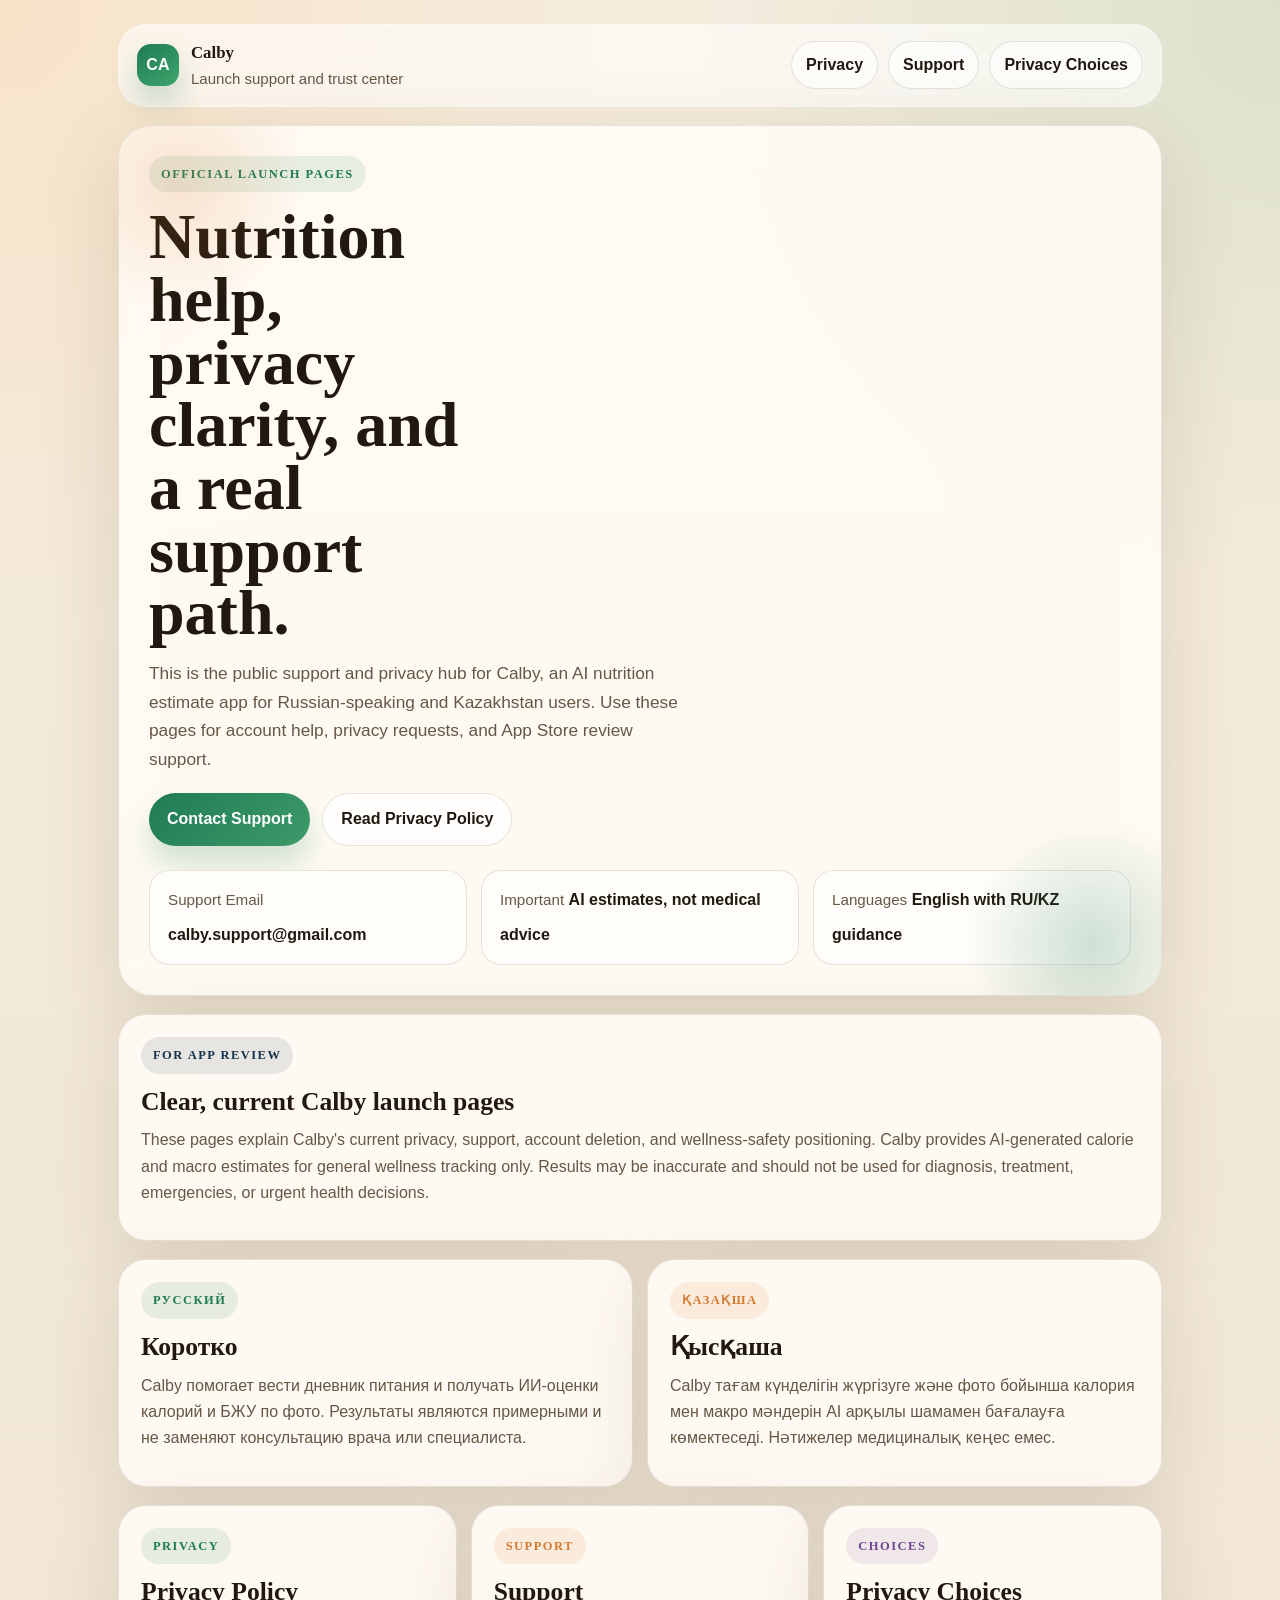
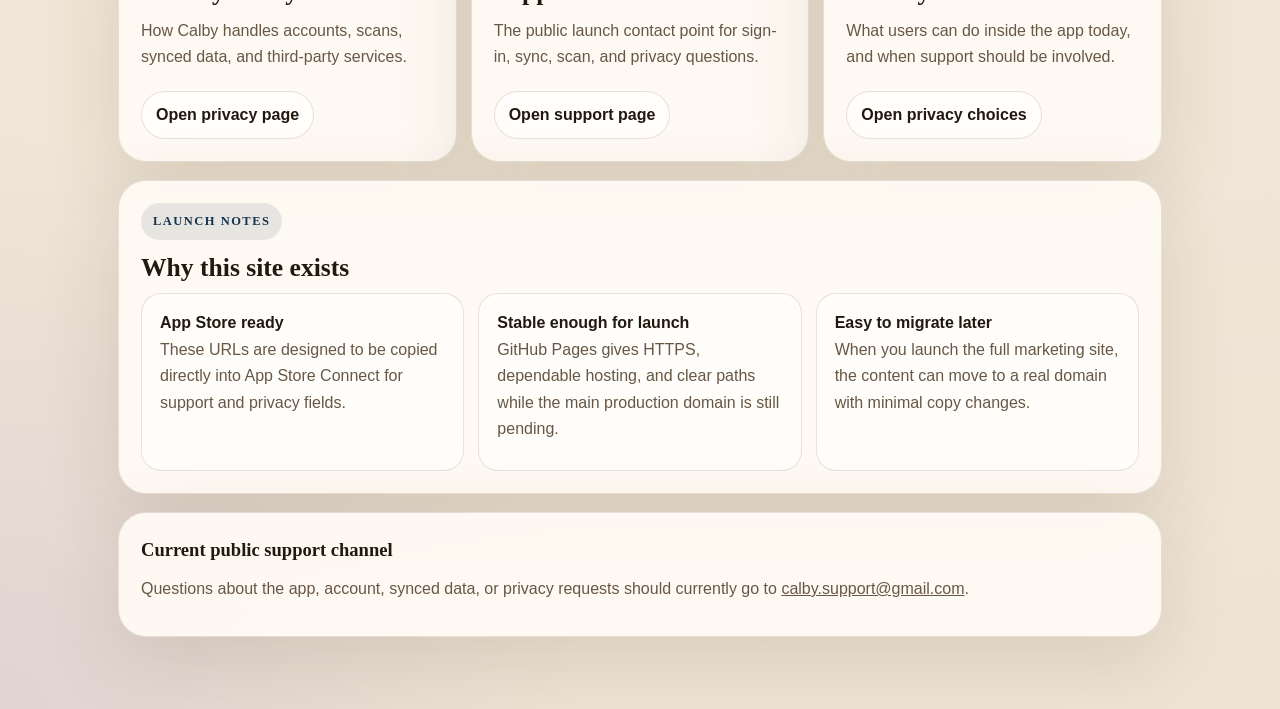
<file: index.html>
<!DOCTYPE html>
<html lang="en">
<head>
  <meta charset="utf-8">
  <meta name="viewport" content="width=device-width, initial-scale=1">
  <title>Calby | Support and Privacy</title>
  <meta name="description" content="Official launch support, privacy, and privacy-choice pages for Calby.">
  <link rel="stylesheet" href="styles.css">
</head>
<body>
  <div class="site-shell">
    <header class="topbar">
      <a class="brand" href="./">
        <span class="brand-mark">CA</span>
        <span class="brand-copy">
          <strong>Calby</strong>
          <span>Launch support and trust center</span>
        </span>
      </a>
      <nav class="nav-links">
        <a href="./privacy/">Privacy</a>
        <a href="./support/">Support</a>
        <a href="./privacy-choices/">Privacy Choices</a>
      </nav>
    </header>

    <section class="hero">
      <span class="eyebrow green">Official Launch Pages</span>
      <h1>Nutrition help, privacy clarity, and a real support path.</h1>
      <p class="lead">
        This is the public support and privacy hub for Calby, an AI nutrition estimate app for
        Russian-speaking and Kazakhstan users. Use these pages for account help, privacy requests,
        and App Store review support.
      </p>
      <div class="hero-actions">
        <a class="button" href="./support/">Contact Support</a>
        <a class="ghost-button" href="./privacy/">Read Privacy Policy</a>
      </div>
      <div class="stats">
        <div class="note">
          <span class="kicker">Support Email</span>
          <strong>calby.support@gmail.com</strong>
        </div>
        <div class="note">
          <span class="kicker">Important</span>
          <strong>AI estimates, not medical advice</strong>
        </div>
        <div class="note">
          <span class="kicker">Languages</span>
          <strong>English with RU/KZ guidance</strong>
        </div>
      </div>
    </section>

    <section class="section card">
      <span class="eyebrow navy">For App Review</span>
      <h2>Clear, current Calby launch pages</h2>
      <p class="muted">
        These pages explain Calby's current privacy, support, account deletion, and wellness-safety
        positioning. Calby provides AI-generated calorie and macro estimates for general wellness
        tracking only. Results may be inaccurate and should not be used for diagnosis, treatment,
        emergencies, or urgent health decisions.
      </p>
    </section>

    <section class="section card-grid">
      <article class="card">
        <span class="eyebrow green">Русский</span>
        <h2>Коротко</h2>
        <p class="muted">
          Calby помогает вести дневник питания и получать ИИ-оценки калорий и БЖУ по фото.
          Результаты являются примерными и не заменяют консультацию врача или специалиста.
        </p>
      </article>

      <article class="card">
        <span class="eyebrow amber">Қазақша</span>
        <h2>Қысқаша</h2>
        <p class="muted">
          Calby тағам күнделігін жүргізуге және фото бойынша калория мен макро мәндерін AI арқылы
          шамамен бағалауға көмектеседі. Нәтижелер медициналық кеңес емес.
        </p>
      </article>
    </section>

    <section class="section card-grid">
      <article class="card">
        <span class="eyebrow green">Privacy</span>
        <h2>Privacy Policy</h2>
        <p class="muted">How Calby handles accounts, scans, synced data, and third-party services.</p>
        <a class="mini-link" href="./privacy/">Open privacy page</a>
      </article>

      <article class="card">
        <span class="eyebrow amber">Support</span>
        <h2>Support</h2>
        <p class="muted">The public launch contact point for sign-in, sync, scan, and privacy questions.</p>
        <a class="mini-link" href="./support/">Open support page</a>
      </article>

      <article class="card">
        <span class="eyebrow plum">Choices</span>
        <h2>Privacy Choices</h2>
        <p class="muted">What users can do inside the app today, and when support should be involved.</p>
        <a class="mini-link" href="./privacy-choices/">Open privacy choices</a>
      </article>
    </section>

    <section class="section card">
      <span class="eyebrow navy">Launch Notes</span>
      <h2>Why this site exists</h2>
      <div class="feature-grid">
        <div class="note">
          <strong>App Store ready</strong>
          <p class="muted">These URLs are designed to be copied directly into App Store Connect for support and privacy fields.</p>
        </div>
        <div class="note">
          <strong>Stable enough for launch</strong>
          <p class="muted">GitHub Pages gives HTTPS, dependable hosting, and clear paths while the main production domain is still pending.</p>
        </div>
        <div class="note">
          <strong>Easy to migrate later</strong>
          <p class="muted">When you launch the full marketing site, the content can move to a real domain with minimal copy changes.</p>
        </div>
      </div>
    </section>

    <footer class="footer-card">
      <h3>Current public support channel</h3>
      <p class="muted">Questions about the app, account, synced data, or privacy requests should currently go to <a href="mailto:calby.support@gmail.com">calby.support@gmail.com</a>.</p>
    </footer>
  </div>
</body>
</html>
</file>
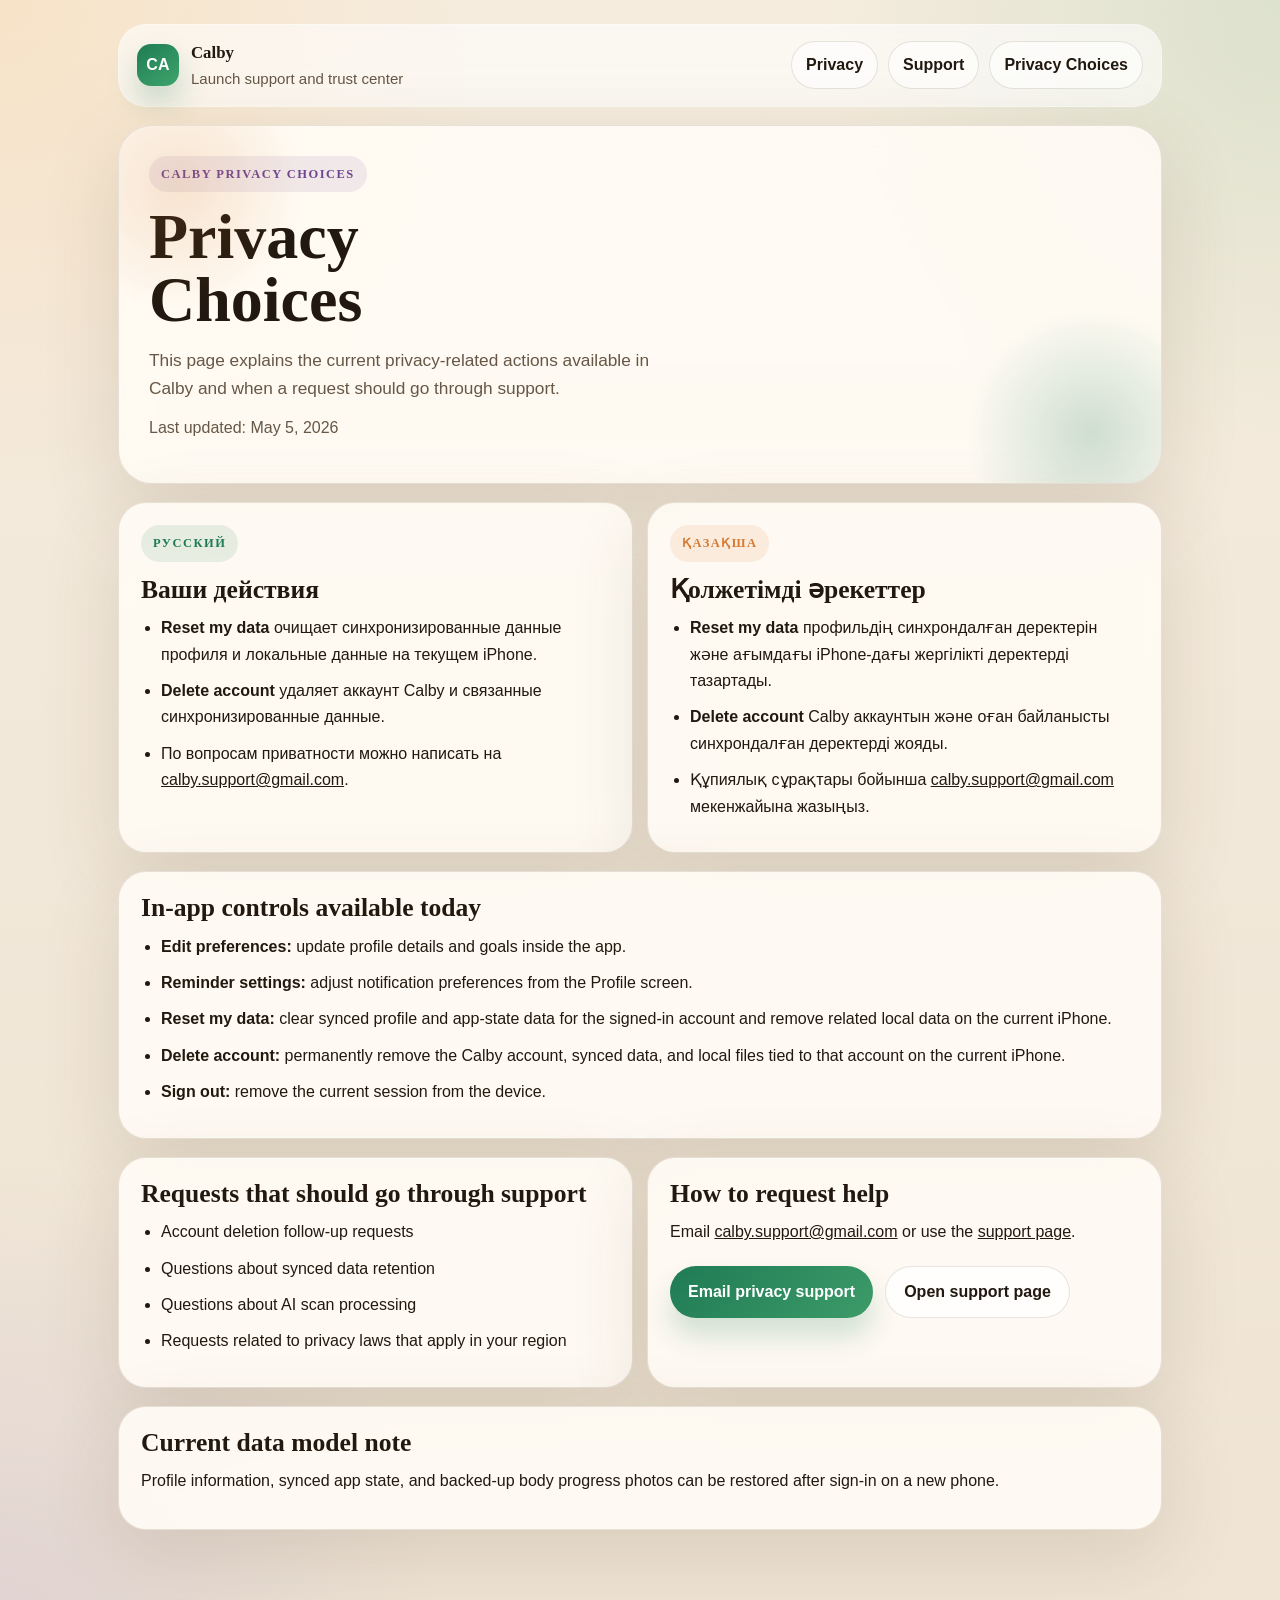
<file: privacy-choices/index.html>
<!DOCTYPE html>
<html lang="en">
<head>
  <meta charset="utf-8">
  <meta name="viewport" content="width=device-width, initial-scale=1">
  <title>Calby Privacy Choices</title>
  <meta name="description" content="Calby privacy choices and user controls.">
  <link rel="stylesheet" href="../styles.css">
</head>
<body>
  <div class="site-shell">
    <header class="topbar">
      <a class="brand" href="../">
        <span class="brand-mark">CA</span>
        <span class="brand-copy">
          <strong>Calby</strong>
          <span>Launch support and trust center</span>
        </span>
      </a>
      <nav class="nav-links">
        <a href="../privacy/">Privacy</a>
        <a href="../support/">Support</a>
        <a href="../privacy-choices/">Privacy Choices</a>
      </nav>
    </header>

    <section class="hero">
      <span class="eyebrow plum">Calby Privacy Choices</span>
      <h1>Privacy Choices</h1>
      <p class="lead">This page explains the current privacy-related actions available in Calby and when a request should go through support.</p>
      <p class="muted">Last updated: May 5, 2026</p>
    </section>

    <section class="section card-grid">
      <article class="card">
        <span class="eyebrow green">Русский</span>
        <h2>Ваши действия</h2>
        <ul class="list">
          <li><strong>Reset my data</strong> очищает синхронизированные данные профиля и локальные данные на текущем iPhone.</li>
          <li><strong>Delete account</strong> удаляет аккаунт Calby и связанные синхронизированные данные.</li>
          <li>По вопросам приватности можно написать на <a href="mailto:calby.support@gmail.com">calby.support@gmail.com</a>.</li>
        </ul>
      </article>

      <article class="card">
        <span class="eyebrow amber">Қазақша</span>
        <h2>Қолжетімді әрекеттер</h2>
        <ul class="list">
          <li><strong>Reset my data</strong> профильдің синхрондалған деректерін және ағымдағы iPhone-дағы жергілікті деректерді тазартады.</li>
          <li><strong>Delete account</strong> Calby аккаунтын және оған байланысты синхрондалған деректерді жояды.</li>
          <li>Құпиялық сұрақтары бойынша <a href="mailto:calby.support@gmail.com">calby.support@gmail.com</a> мекенжайына жазыңыз.</li>
        </ul>
      </article>
    </section>

    <section class="section card">
      <h2>In-app controls available today</h2>
      <ul class="list">
        <li><strong>Edit preferences:</strong> update profile details and goals inside the app.</li>
        <li><strong>Reminder settings:</strong> adjust notification preferences from the Profile screen.</li>
        <li><strong>Reset my data:</strong> clear synced profile and app-state data for the signed-in account and remove related local data on the current iPhone.</li>
        <li><strong>Delete account:</strong> permanently remove the Calby account, synced data, and local files tied to that account on the current iPhone.</li>
        <li><strong>Sign out:</strong> remove the current session from the device.</li>
      </ul>
    </section>

    <section class="section card-grid">
      <article class="card">
        <h2>Requests that should go through support</h2>
        <ul class="list">
          <li>Account deletion follow-up requests</li>
          <li>Questions about synced data retention</li>
          <li>Questions about AI scan processing</li>
          <li>Requests related to privacy laws that apply in your region</li>
        </ul>
      </article>

      <article class="card">
        <h2>How to request help</h2>
        <p>Email <a href="mailto:calby.support@gmail.com">calby.support@gmail.com</a> or use the <a href="../support/">support page</a>.</p>
        <div class="button-row">
          <a class="button" href="mailto:calby.support@gmail.com?subject=Calby%20Privacy%20Request">Email privacy support</a>
          <a class="ghost-button" href="../support/">Open support page</a>
        </div>
      </article>
    </section>

    <section class="section card">
      <h2>Current data model note</h2>
      <p>Profile information, synced app state, and backed-up body progress photos can be restored after sign-in on a new phone.</p>
    </section>
  </div>
</body>
</html>
</file>
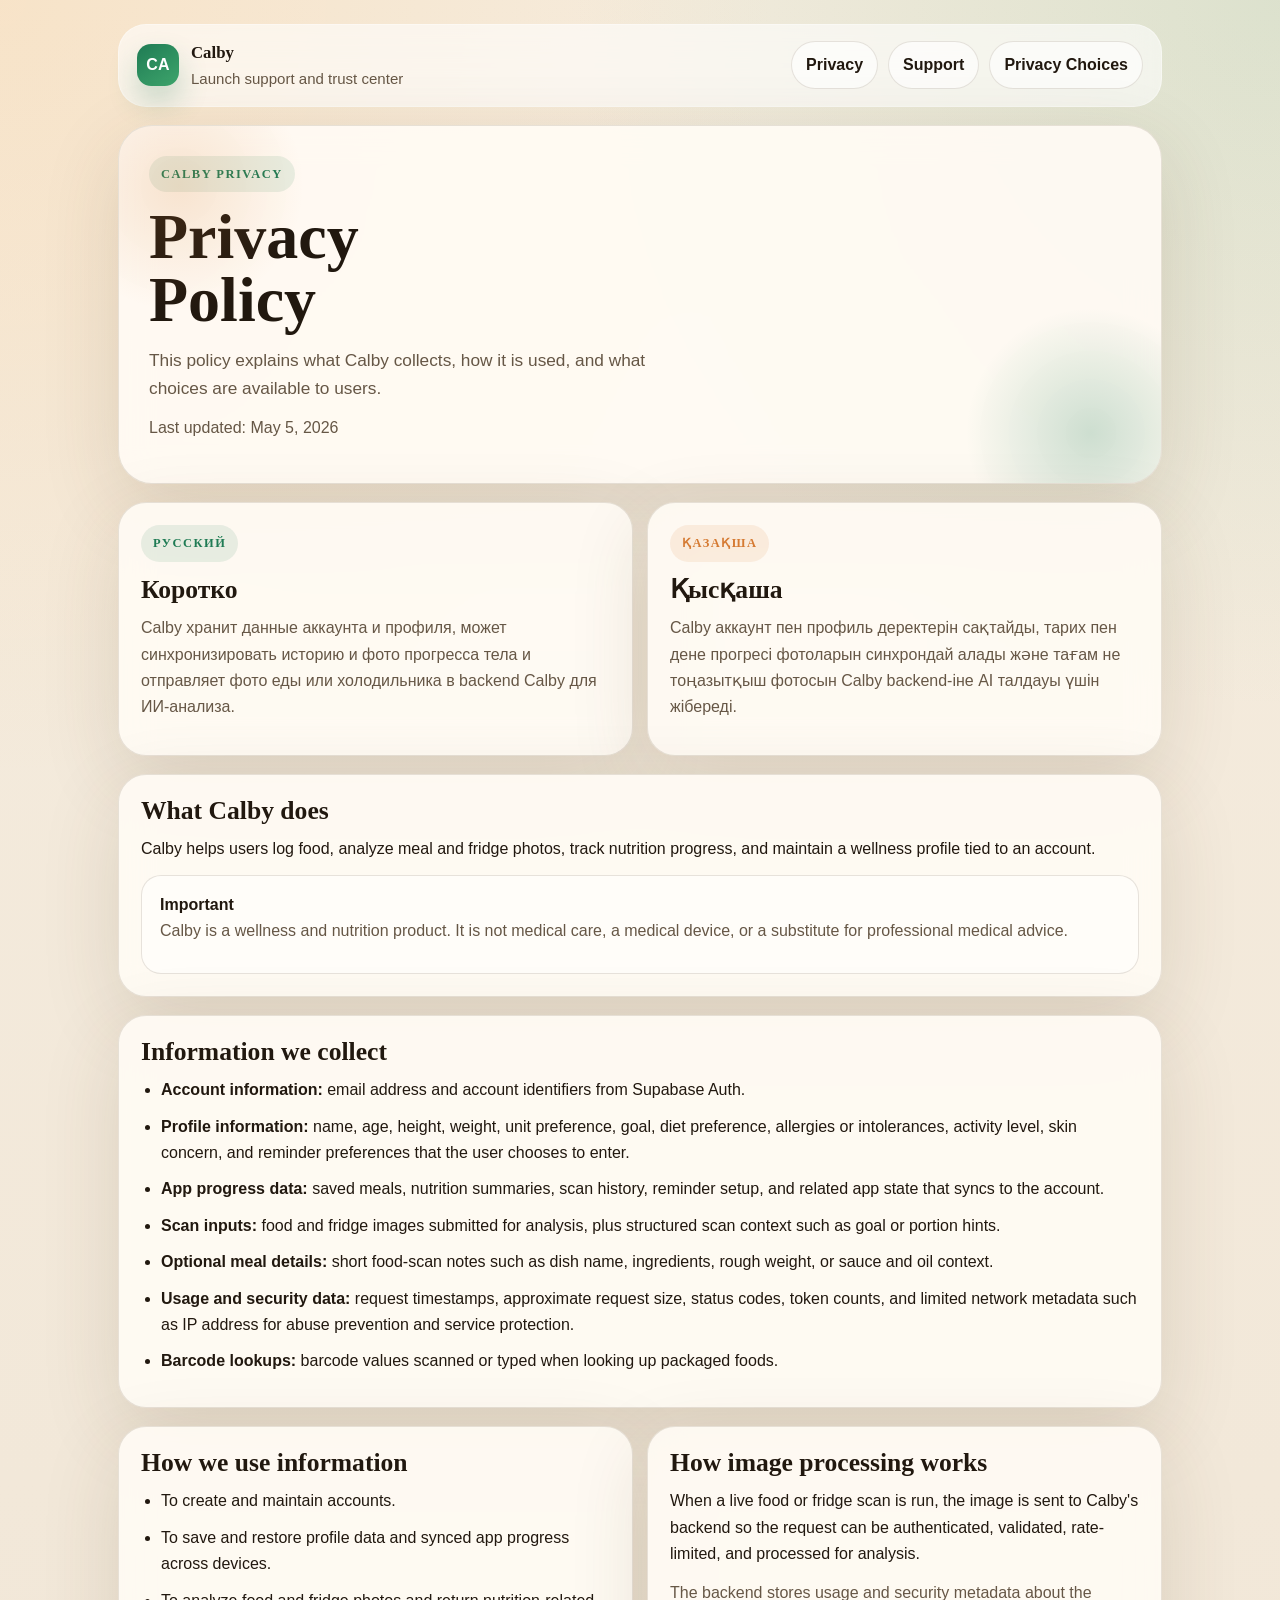
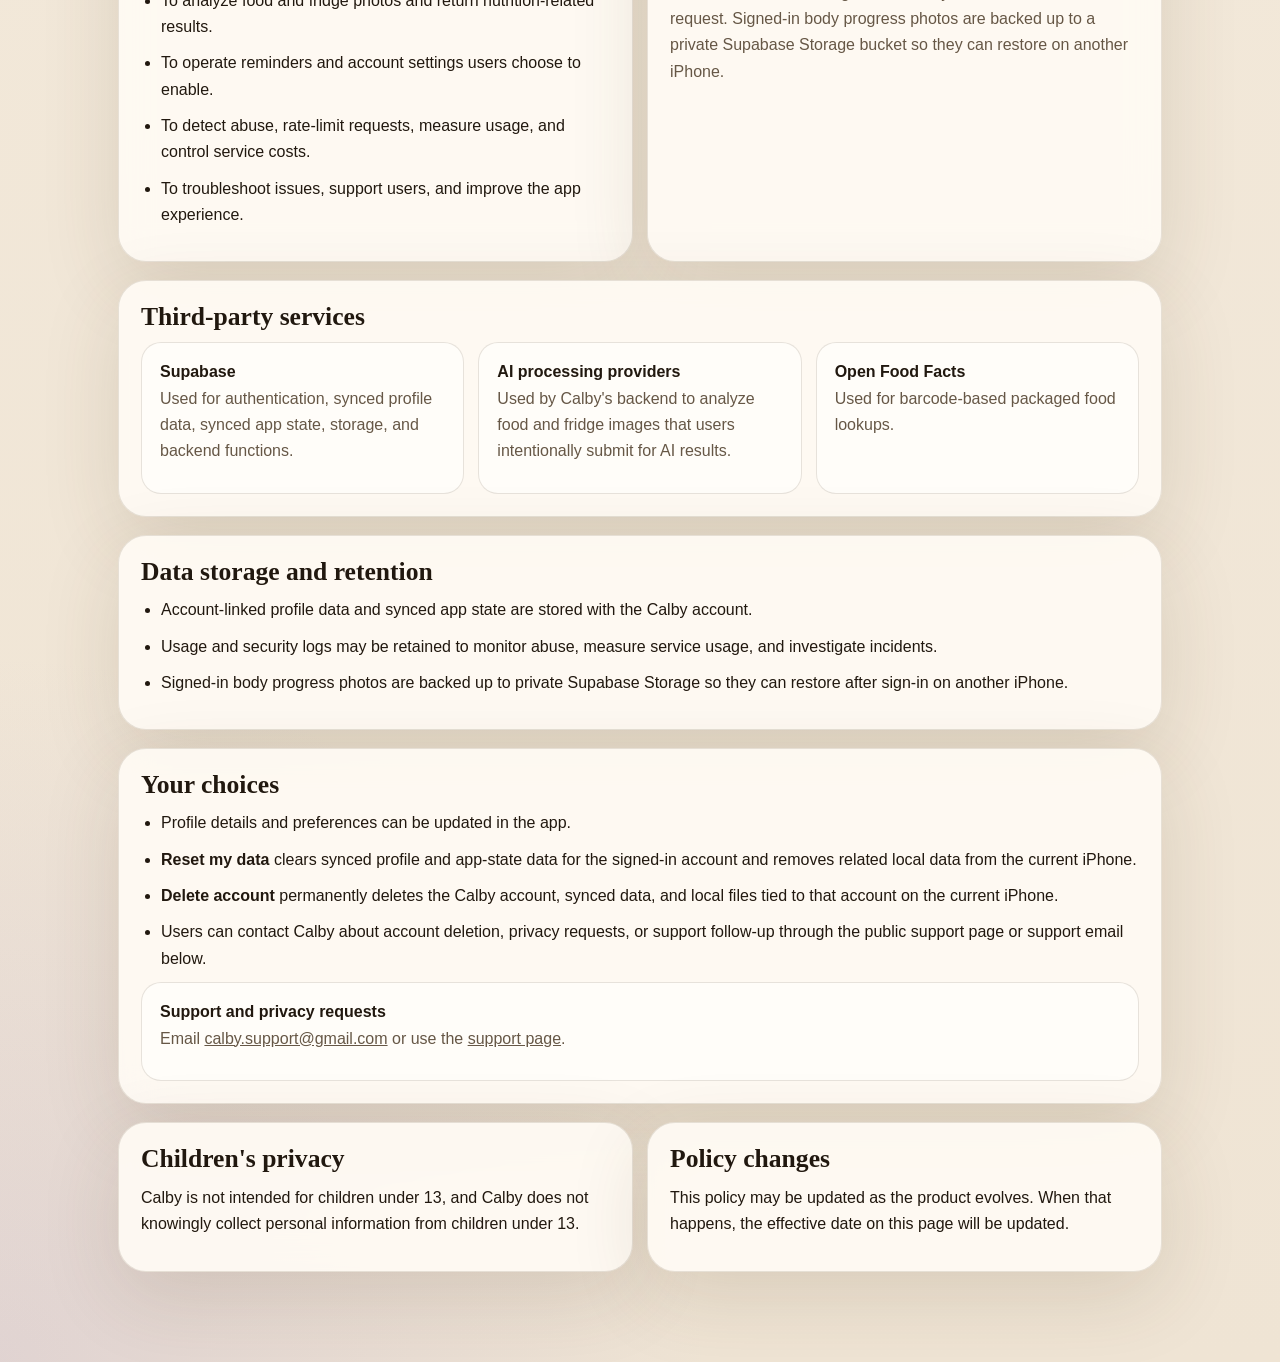
<file: privacy/index.html>
<!DOCTYPE html>
<html lang="en">
<head>
  <meta charset="utf-8">
  <meta name="viewport" content="width=device-width, initial-scale=1">
  <title>Calby Privacy Policy</title>
  <meta name="description" content="Calby privacy policy for launch support and App Store review.">
  <link rel="stylesheet" href="../styles.css">
</head>
<body>
  <div class="site-shell">
    <header class="topbar">
      <a class="brand" href="../">
        <span class="brand-mark">CA</span>
        <span class="brand-copy">
          <strong>Calby</strong>
          <span>Launch support and trust center</span>
        </span>
      </a>
      <nav class="nav-links">
        <a href="../privacy/">Privacy</a>
        <a href="../support/">Support</a>
        <a href="../privacy-choices/">Privacy Choices</a>
      </nav>
    </header>

    <section class="hero">
      <span class="eyebrow green">Calby Privacy</span>
      <h1>Privacy Policy</h1>
      <p class="lead">This policy explains what Calby collects, how it is used, and what choices are available to users.</p>
      <p class="muted">Last updated: May 5, 2026</p>
    </section>

    <section class="section card-grid">
      <article class="card">
        <span class="eyebrow green">Русский</span>
        <h2>Коротко</h2>
        <p class="muted">
          Calby хранит данные аккаунта и профиля, может синхронизировать историю и фото прогресса
          тела и отправляет фото еды или холодильника в backend Calby для ИИ-анализа.
        </p>
      </article>

      <article class="card">
        <span class="eyebrow amber">Қазақша</span>
        <h2>Қысқаша</h2>
        <p class="muted">
          Calby аккаунт пен профиль деректерін сақтайды, тарих пен дене прогресі фотоларын
          синхрондай алады және тағам не тоңазытқыш фотосын Calby backend-іне
          AI талдауы үшін жібереді.
        </p>
      </article>
    </section>

    <section class="section card">
      <h2>What Calby does</h2>
      <p>Calby helps users log food, analyze meal and fridge photos, track nutrition progress, and maintain a wellness profile tied to an account.</p>
      <div class="note">
        <strong>Important</strong>
        <p class="muted">Calby is a wellness and nutrition product. It is not medical care, a medical device, or a substitute for professional medical advice.</p>
      </div>
    </section>

    <section class="section card">
      <h2>Information we collect</h2>
      <ul class="list">
        <li><strong>Account information:</strong> email address and account identifiers from Supabase Auth.</li>
        <li><strong>Profile information:</strong> name, age, height, weight, unit preference, goal, diet preference, allergies or intolerances, activity level, skin concern, and reminder preferences that the user chooses to enter.</li>
        <li><strong>App progress data:</strong> saved meals, nutrition summaries, scan history, reminder setup, and related app state that syncs to the account.</li>
        <li><strong>Scan inputs:</strong> food and fridge images submitted for analysis, plus structured scan context such as goal or portion hints.</li>
        <li><strong>Optional meal details:</strong> short food-scan notes such as dish name, ingredients, rough weight, or sauce and oil context.</li>
        <li><strong>Usage and security data:</strong> request timestamps, approximate request size, status codes, token counts, and limited network metadata such as IP address for abuse prevention and service protection.</li>
        <li><strong>Barcode lookups:</strong> barcode values scanned or typed when looking up packaged foods.</li>
      </ul>
    </section>

    <section class="section card-grid">
      <article class="card">
        <h2>How we use information</h2>
        <ul class="list">
          <li>To create and maintain accounts.</li>
          <li>To save and restore profile data and synced app progress across devices.</li>
          <li>To analyze food and fridge photos and return nutrition-related results.</li>
          <li>To operate reminders and account settings users choose to enable.</li>
          <li>To detect abuse, rate-limit requests, measure usage, and control service costs.</li>
          <li>To troubleshoot issues, support users, and improve the app experience.</li>
        </ul>
      </article>

      <article class="card">
        <h2>How image processing works</h2>
        <p>When a live food or fridge scan is run, the image is sent to Calby's backend so the request can be authenticated, validated, rate-limited, and processed for analysis.</p>
        <p class="muted">The backend stores usage and security metadata about the request. Signed-in body progress photos are backed up to a private Supabase Storage bucket so they can restore on another iPhone.</p>
      </article>
    </section>

    <section class="section card">
      <h2>Third-party services</h2>
      <div class="feature-grid">
        <div class="note">
          <strong>Supabase</strong>
          <p class="muted">Used for authentication, synced profile data, synced app state, storage, and backend functions.</p>
        </div>
        <div class="note">
          <strong>AI processing providers</strong>
          <p class="muted">Used by Calby's backend to analyze food and fridge images that users intentionally submit for AI results.</p>
        </div>
        <div class="note">
          <strong>Open Food Facts</strong>
          <p class="muted">Used for barcode-based packaged food lookups.</p>
        </div>
      </div>
    </section>

    <section class="section card">
      <h2>Data storage and retention</h2>
      <ul class="list">
        <li>Account-linked profile data and synced app state are stored with the Calby account.</li>
        <li>Usage and security logs may be retained to monitor abuse, measure service usage, and investigate incidents.</li>
        <li>Signed-in body progress photos are backed up to private Supabase Storage so they can restore after sign-in on another iPhone.</li>
      </ul>
    </section>

    <section class="section card">
      <h2>Your choices</h2>
      <ul class="list">
        <li>Profile details and preferences can be updated in the app.</li>
        <li><strong>Reset my data</strong> clears synced profile and app-state data for the signed-in account and removes related local data from the current iPhone.</li>
        <li><strong>Delete account</strong> permanently deletes the Calby account, synced data, and local files tied to that account on the current iPhone.</li>
        <li>Users can contact Calby about account deletion, privacy requests, or support follow-up through the public support page or support email below.</li>
      </ul>
      <div class="note">
        <strong>Support and privacy requests</strong>
        <p class="muted">Email <a href="mailto:calby.support@gmail.com">calby.support@gmail.com</a> or use the <a href="../support/">support page</a>.</p>
      </div>
    </section>

    <section class="section card-grid">
      <article class="card">
        <h2>Children's privacy</h2>
        <p>Calby is not intended for children under 13, and Calby does not knowingly collect personal information from children under 13.</p>
      </article>
      <article class="card">
        <h2>Policy changes</h2>
        <p>This policy may be updated as the product evolves. When that happens, the effective date on this page will be updated.</p>
      </article>
    </section>
  </div>
</body>
</html>
</file>
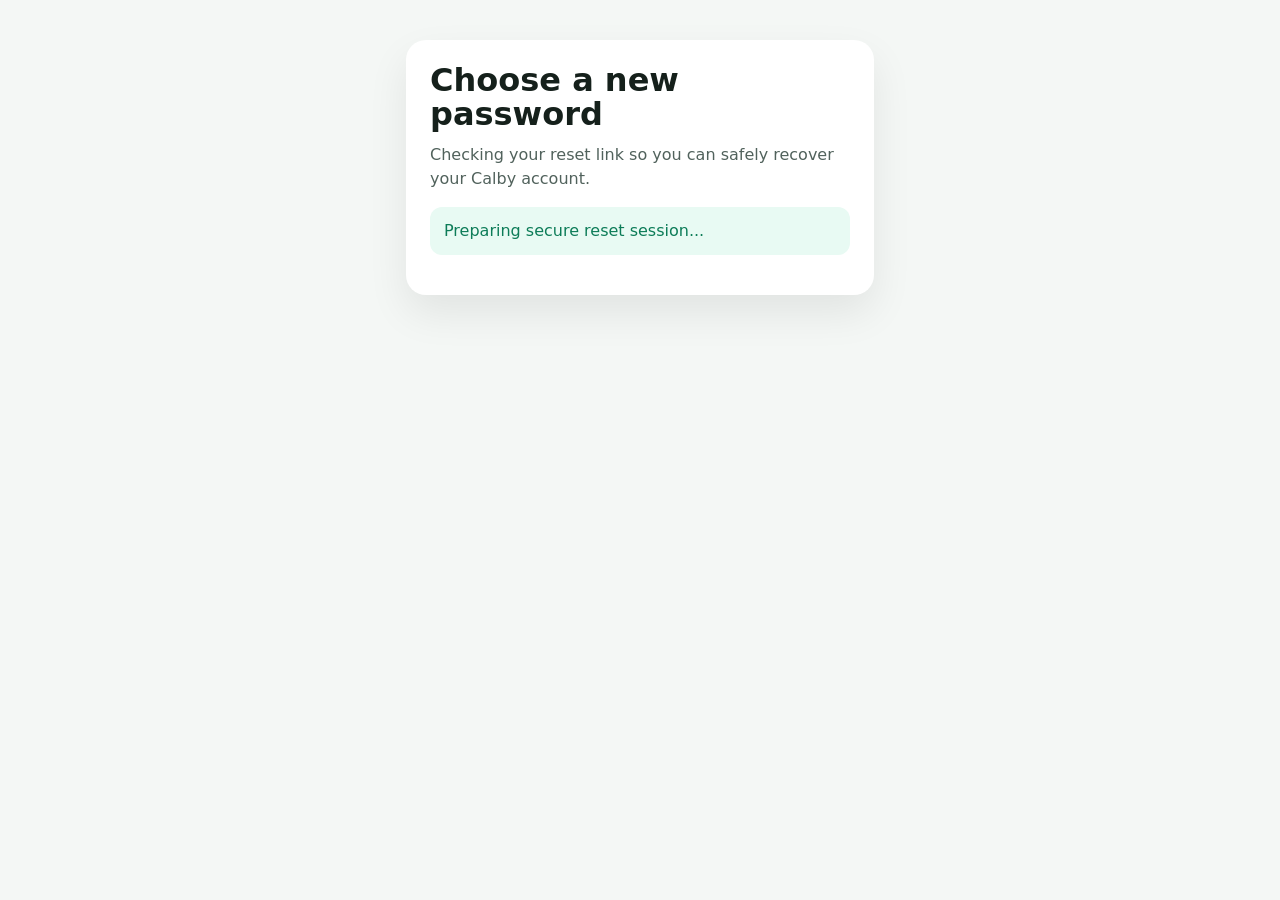
<file: reset-password/index.html>
<!doctype html>
<html lang="en">
  <head>
    <meta charset="utf-8" />
    <meta name="viewport" content="width=device-width, initial-scale=1" />
    <meta name="referrer" content="no-referrer" />
    <meta name="robots" content="noindex,nofollow" />
    <title>Reset your Calby password</title>
    <style>
      body {
        margin: 0;
        font: 16px/1.5 system-ui, -apple-system, BlinkMacSystemFont, sans-serif;
        background: #f4f7f5;
        color: #15201b;
      }
      main {
        max-width: 420px;
        margin: 40px auto;
        padding: 24px;
        background: #fff;
        border-radius: 20px;
        box-shadow: 0 18px 40px rgba(0, 0, 0, 0.08);
      }
      h1 {
        margin: 0 0 12px;
        font-size: 32px;
        line-height: 1.05;
      }
      p {
        margin: 0 0 16px;
        color: #51625c;
      }
      label {
        display: block;
        margin: 14px 0 6px;
        font-weight: 600;
      }
      input {
        width: 100%;
        min-height: 48px;
        padding: 0 14px;
        border: 1px solid #d5ddd9;
        border-radius: 12px;
        font: inherit;
        box-sizing: border-box;
      }
      button, a.action {
        display: inline-flex;
        align-items: center;
        justify-content: center;
        width: 100%;
        min-height: 50px;
        margin-top: 16px;
        border: 0;
        border-radius: 999px;
        font: inherit;
        font-weight: 700;
        text-decoration: none;
      }
      button {
        background: #21d39a;
        color: #fff;
      }
      button:disabled {
        opacity: 0.7;
      }
      a.action {
        background: #eef2f0;
        color: #15201b;
      }
      .notice {
        padding: 12px 14px;
        border-radius: 12px;
        margin: 16px 0;
      }
      .info { background: #e8faf3; color: #0d7c58; }
      .error { background: #fff0f0; color: #b53f3f; }
      .success { background: #edfdf5; color: #0f7a57; }
      .hidden { display: none; }
    </style>
  </head>
  <body>
    <main>
      <h1>Choose a new password</h1>
      <p id="intro-copy">Checking your reset link so you can safely recover your Calby account.</p>

      <div id="status" class="notice info">Preparing secure reset session...</div>

      <form id="reset-form" class="hidden">
        <label for="password">New password</label>
        <input id="password" type="password" autocomplete="new-password" minlength="8" required />

        <label for="confirm-password">Confirm new password</label>
        <input id="confirm-password" type="password" autocomplete="new-password" minlength="8" required />

        <button id="submit-button" type="submit">Save new password</button>
        <a class="action" href="calai://auth/callback">Open Calby on iPhone</a>
      </form>

      <div id="success-actions" class="hidden">
        <a class="action" href="calai://auth/callback">Open Calby on iPhone</a>
      </div>
    </main>

    <script type="module">
      import { createClient } from "https://esm.sh/@supabase/supabase-js@2";

      const config = {
        supabaseURL: "https://gfritrmwkqgwbbigsoof.supabase.co",
        supabaseAnonKey: "sb_publishable_ReUPkVKcjN0qNAumaIL0Lg_7NmOkUuu",
      };

      const statusNode = document.getElementById("status");
      const introCopyNode = document.getElementById("intro-copy");
      const formNode = document.getElementById("reset-form");
      const successActionsNode = document.getElementById("success-actions");
      const submitButton = document.getElementById("submit-button");
      const passwordNode = document.getElementById("password");
      const confirmPasswordNode = document.getElementById("confirm-password");

      const supabase = createClient(config.supabaseURL, config.supabaseAnonKey, {
        auth: {
          autoRefreshToken: false,
          persistSession: false,
          detectSessionInUrl: false,
        },
      });

      function parseRecoveryParams() {
        const hash = window.location.hash.startsWith("#") ? window.location.hash.slice(1) : "";
        const source = hash || window.location.search.slice(1);
        const params = new URLSearchParams(source);
        return {
          tokenHash: params.get("token_hash") ?? "",
          type: params.get("type") ?? "",
        };
      }

      function scrubRecoveryTokenFromURL() {
        if (window.location.hash || window.location.search) {
          window.history.replaceState({}, document.title, window.location.pathname);
        }
      }

      function setStatus(kind, message) {
        statusNode.className = "notice " + kind;
        statusNode.textContent = message;
      }

      async function prepareRecoverySession() {
        const recovery = parseRecoveryParams();

        if (!recovery.tokenHash || recovery.type !== "recovery") {
          setStatus("error", "This reset link is missing recovery details. Please request a new email.");
          introCopyNode.textContent = "This link cannot be used as-is, so please request a fresh password reset email.";
          return;
        }

        const { error } = await supabase.auth.verifyOtp({
          token_hash: recovery.tokenHash,
          type: "recovery",
        });

        scrubRecoveryTokenFromURL();

        if (error) {
          setStatus("error", error.message || "This reset link is invalid or has already been used.");
          introCopyNode.textContent = "If your email app or security scanner opened the link first, request a new reset email and try again.";
          return;
        }

        setStatus("success", "Reset link confirmed. Set your new password below.");
        introCopyNode.textContent = "Your recovery session is ready. Save a new password below to finish getting back into Calby.";
        formNode.classList.remove("hidden");
        passwordNode.focus();
      }

      formNode.addEventListener("submit", async (event) => {
        event.preventDefault();

        const password = passwordNode.value.trim();
        const confirmation = confirmPasswordNode.value.trim();

        if (password.length < 8) {
          setStatus("error", "Use at least 8 characters for your new password.");
          return;
        }

        if (password !== confirmation) {
          setStatus("error", "Those passwords do not match yet.");
          return;
        }

        submitButton.disabled = true;
        submitButton.textContent = "Saving...";

        const { error } = await supabase.auth.updateUser({ password });

        if (error) {
          setStatus("error", error.message || "We could not update your password right now.");
          submitButton.disabled = false;
          submitButton.textContent = "Save new password";
          return;
        }

        await supabase.auth.signOut().catch(() => null);
        formNode.classList.add("hidden");
        successActionsNode.classList.remove("hidden");
        setStatus("success", "Password updated. Return to Calby and sign in with your new password.");
        introCopyNode.textContent = "Your password is updated. The temporary recovery session has been cleared for safety.";
      });

      prepareRecoverySession();
    </script>
  </body>
</html>
</file>
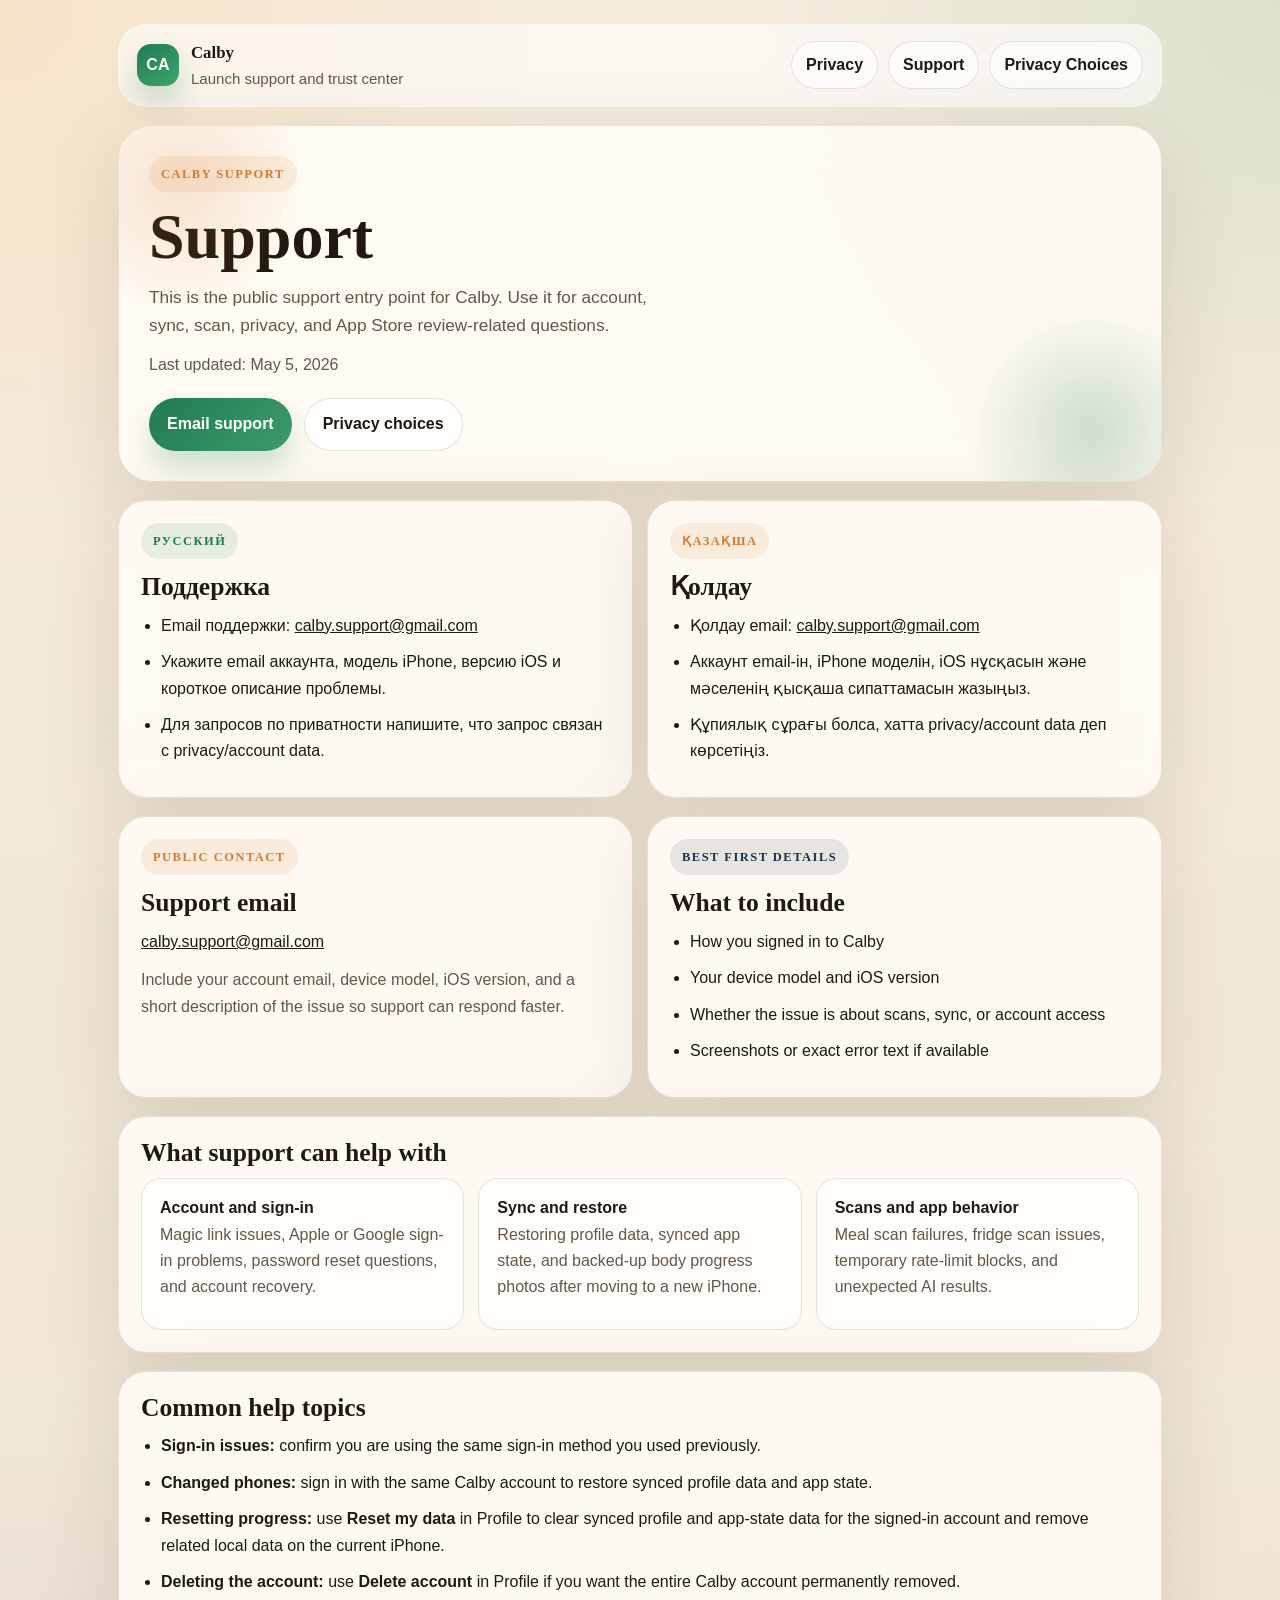
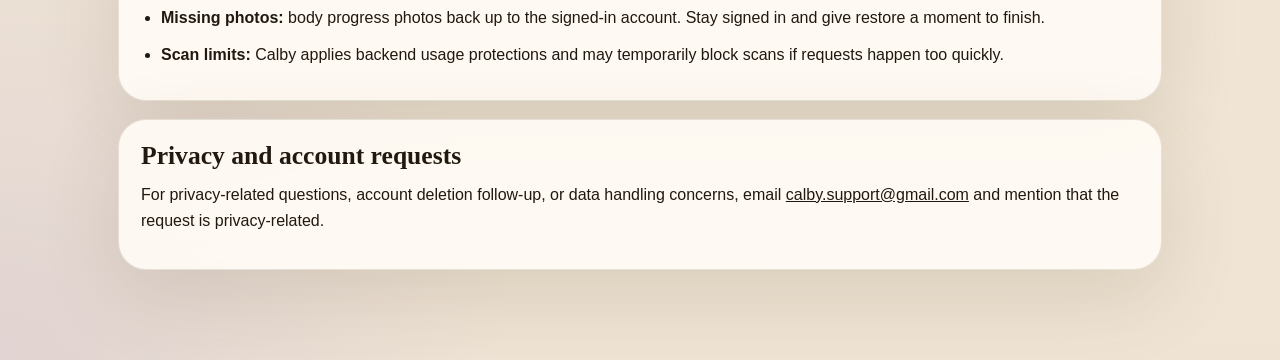
<file: support/index.html>
<!DOCTYPE html>
<html lang="en">
<head>
  <meta charset="utf-8">
  <meta name="viewport" content="width=device-width, initial-scale=1">
  <title>Calby Support</title>
  <meta name="description" content="Public launch support page for Calby.">
  <link rel="stylesheet" href="../styles.css">
</head>
<body>
  <div class="site-shell">
    <header class="topbar">
      <a class="brand" href="../">
        <span class="brand-mark">CA</span>
        <span class="brand-copy">
          <strong>Calby</strong>
          <span>Launch support and trust center</span>
        </span>
      </a>
      <nav class="nav-links">
        <a href="../privacy/">Privacy</a>
        <a href="../support/">Support</a>
        <a href="../privacy-choices/">Privacy Choices</a>
      </nav>
    </header>

    <section class="hero">
      <span class="eyebrow amber">Calby Support</span>
      <h1>Support</h1>
      <p class="lead">This is the public support entry point for Calby. Use it for account, sync, scan, privacy, and App Store review-related questions.</p>
      <p class="muted">Last updated: May 5, 2026</p>
      <div class="hero-actions">
        <a class="button" href="mailto:calby.support@gmail.com?subject=Calby%20Support">Email support</a>
        <a class="ghost-button" href="../privacy-choices/">Privacy choices</a>
      </div>
    </section>

    <section class="section card-grid">
      <article class="card">
        <span class="eyebrow green">Русский</span>
        <h2>Поддержка</h2>
        <ul class="list">
          <li>Email поддержки: <a href="mailto:calby.support@gmail.com">calby.support@gmail.com</a></li>
          <li>Укажите email аккаунта, модель iPhone, версию iOS и короткое описание проблемы.</li>
          <li>Для запросов по приватности напишите, что запрос связан с privacy/account data.</li>
        </ul>
      </article>

      <article class="card">
        <span class="eyebrow amber">Қазақша</span>
        <h2>Қолдау</h2>
        <ul class="list">
          <li>Қолдау email: <a href="mailto:calby.support@gmail.com">calby.support@gmail.com</a></li>
          <li>Аккаунт email-ін, iPhone моделін, iOS нұсқасын және мәселенің қысқаша сипаттамасын жазыңыз.</li>
          <li>Құпиялық сұрағы болса, хатта privacy/account data деп көрсетіңіз.</li>
        </ul>
      </article>
    </section>

    <section class="section card-grid">
      <article class="card">
        <span class="eyebrow amber">Public Contact</span>
        <h2>Support email</h2>
        <p><a href="mailto:calby.support@gmail.com">calby.support@gmail.com</a></p>
        <p class="muted">Include your account email, device model, iOS version, and a short description of the issue so support can respond faster.</p>
      </article>

      <article class="card">
        <span class="eyebrow navy">Best First Details</span>
        <h2>What to include</h2>
        <ul class="list">
          <li>How you signed in to Calby</li>
          <li>Your device model and iOS version</li>
          <li>Whether the issue is about scans, sync, or account access</li>
          <li>Screenshots or exact error text if available</li>
        </ul>
      </article>
    </section>

    <section class="section card">
      <h2>What support can help with</h2>
      <div class="feature-grid">
        <div class="note">
          <strong>Account and sign-in</strong>
          <p class="muted">Magic link issues, Apple or Google sign-in problems, password reset questions, and account recovery.</p>
        </div>
        <div class="note">
          <strong>Sync and restore</strong>
          <p class="muted">Restoring profile data, synced app state, and backed-up body progress photos after moving to a new iPhone.</p>
        </div>
        <div class="note">
          <strong>Scans and app behavior</strong>
          <p class="muted">Meal scan failures, fridge scan issues, temporary rate-limit blocks, and unexpected AI results.</p>
        </div>
      </div>
    </section>

    <section class="section card">
      <h2>Common help topics</h2>
      <ul class="list">
        <li><strong>Sign-in issues:</strong> confirm you are using the same sign-in method you used previously.</li>
        <li><strong>Changed phones:</strong> sign in with the same Calby account to restore synced profile data and app state.</li>
        <li><strong>Resetting progress:</strong> use <strong>Reset my data</strong> in Profile to clear synced profile and app-state data for the signed-in account and remove related local data on the current iPhone.</li>
        <li><strong>Deleting the account:</strong> use <strong>Delete account</strong> in Profile if you want the entire Calby account permanently removed.</li>
        <li><strong>Missing photos:</strong> body progress photos back up to the signed-in account. Stay signed in and give restore a moment to finish.</li>
        <li><strong>Scan limits:</strong> Calby applies backend usage protections and may temporarily block scans if requests happen too quickly.</li>
      </ul>
    </section>

    <section class="section card">
      <h2>Privacy and account requests</h2>
      <p>For privacy-related questions, account deletion follow-up, or data handling concerns, email <a href="mailto:calby.support@gmail.com">calby.support@gmail.com</a> and mention that the request is privacy-related.</p>
    </section>
  </div>
</body>
</html>
</file>
<file: styles.css>
:root {
  color-scheme: light;
  --bg: #f5ecde;
  --bg-alt: #efe4d4;
  --surface: rgba(255, 251, 245, 0.92);
  --surface-strong: #fffdf9;
  --text: #21180f;
  --muted: #665746;
  --border: rgba(109, 89, 61, 0.16);
  --green: #1f7b54;
  --amber: #d57a32;
  --plum: #6f4592;
  --navy: #17324d;
  --shadow: 0 24px 80px rgba(77, 54, 25, 0.14);
  --radius-xl: 28px;
  --radius-lg: 20px;
  --radius-pill: 999px;
  --max-width: 1080px;
}

* {
  box-sizing: border-box;
}

html {
  scroll-behavior: smooth;
}

body {
  margin: 0;
  font-family: "Avenir Next", "Segoe UI", sans-serif;
  color: var(--text);
  background:
    radial-gradient(circle at top left, rgba(255, 202, 138, 0.26), transparent 24%),
    radial-gradient(circle at top right, rgba(108, 177, 130, 0.18), transparent 22%),
    radial-gradient(circle at bottom left, rgba(148, 124, 196, 0.16), transparent 22%),
    linear-gradient(180deg, var(--bg) 0%, var(--bg-alt) 100%);
  line-height: 1.65;
}

a {
  color: inherit;
}

.site-shell {
  max-width: var(--max-width);
  margin: 0 auto;
  padding: 24px 18px 72px;
}

.topbar {
  display: flex;
  flex-wrap: wrap;
  align-items: center;
  justify-content: space-between;
  gap: 14px;
  margin-bottom: 18px;
  padding: 14px 18px;
  border-radius: var(--radius-xl);
  background: rgba(255, 255, 255, 0.58);
  border: 1px solid rgba(255, 255, 255, 0.35);
  backdrop-filter: blur(16px);
}

.brand {
  display: flex;
  align-items: center;
  gap: 12px;
  text-decoration: none;
}

.brand-mark {
  width: 42px;
  height: 42px;
  display: inline-flex;
  align-items: center;
  justify-content: center;
  border-radius: 14px;
  font-weight: 800;
  letter-spacing: 0.02em;
  color: #fff;
  background: linear-gradient(145deg, var(--green), #3ea56c);
  box-shadow: 0 16px 30px rgba(31, 123, 84, 0.24);
}

.brand-copy strong,
.eyebrow,
h1,
h2,
h3 {
  font-family: "Iowan Old Style", "Palatino Linotype", serif;
}

.brand-copy strong {
  display: block;
  font-size: 1.05rem;
}

.brand-copy span {
  display: block;
  color: var(--muted);
  font-size: 0.94rem;
}

.nav-links {
  display: flex;
  flex-wrap: wrap;
  gap: 10px;
}

.nav-links a,
.mini-link,
.button,
.ghost-button {
  text-decoration: none;
}

.nav-links a,
.mini-link {
  padding: 10px 14px;
  border-radius: var(--radius-pill);
  border: 1px solid var(--border);
  background: rgba(255, 255, 255, 0.62);
  font-weight: 700;
}

.hero,
.card,
.footer-card {
  background: var(--surface);
  border: 1px solid var(--border);
  box-shadow: var(--shadow);
  backdrop-filter: blur(16px);
}

.hero {
  position: relative;
  overflow: hidden;
  border-radius: 34px;
  padding: 30px;
  margin-bottom: 18px;
}

.hero::before,
.hero::after {
  content: "";
  position: absolute;
  border-radius: 50%;
  pointer-events: none;
}

.hero::before {
  width: 260px;
  height: 260px;
  inset: -70px auto auto -70px;
  background: radial-gradient(circle, rgba(213, 122, 50, 0.18), transparent 68%);
}

.hero::after {
  width: 260px;
  height: 260px;
  inset: auto -60px -80px auto;
  background: radial-gradient(circle, rgba(31, 123, 84, 0.22), transparent 68%);
}

.eyebrow {
  display: inline-flex;
  align-items: center;
  padding: 8px 12px;
  border-radius: var(--radius-pill);
  letter-spacing: 0.12em;
  font-size: 0.78rem;
  font-weight: 800;
  text-transform: uppercase;
  margin-bottom: 14px;
}

.eyebrow.green {
  color: var(--green);
  background: rgba(31, 123, 84, 0.1);
}

.eyebrow.amber {
  color: var(--amber);
  background: rgba(213, 122, 50, 0.11);
}

.eyebrow.plum {
  color: var(--plum);
  background: rgba(111, 69, 146, 0.1);
}

.eyebrow.navy {
  color: var(--navy);
  background: rgba(23, 50, 77, 0.1);
}

h1 {
  margin: 0 0 14px;
  font-size: clamp(2.5rem, 5vw, 4.8rem);
  line-height: 0.98;
  max-width: 10ch;
}

h2 {
  margin: 0 0 12px;
  font-size: clamp(1.6rem, 2vw, 2.1rem);
  line-height: 1.08;
}

h3 {
  margin: 0 0 10px;
  font-size: 1.16rem;
}

p {
  margin: 0 0 12px;
}

.lead {
  max-width: 56ch;
  font-size: 1.08rem;
  color: var(--muted);
}

.hero-actions,
.button-row {
  display: flex;
  flex-wrap: wrap;
  gap: 12px;
  margin-top: 20px;
}

.button,
.ghost-button {
  display: inline-flex;
  align-items: center;
  justify-content: center;
  min-height: 48px;
  padding: 12px 18px;
  border-radius: var(--radius-pill);
  font-weight: 800;
}

.button {
  color: #fff;
  background: linear-gradient(135deg, var(--green), #3d9b69);
  box-shadow: 0 18px 28px rgba(31, 123, 84, 0.2);
}

.ghost-button {
  border: 1px solid var(--border);
  background: rgba(255, 255, 255, 0.74);
}

.stats,
.card-grid,
.feature-grid {
  display: grid;
  gap: 14px;
}

.stats {
  grid-template-columns: repeat(auto-fit, minmax(180px, 1fr));
  margin-top: 24px;
}

.card-grid,
.feature-grid {
  grid-template-columns: repeat(auto-fit, minmax(240px, 1fr));
}

.card {
  border-radius: var(--radius-xl);
  padding: 22px;
}

.muted {
  color: var(--muted);
}

.list {
  margin: 0;
  padding-left: 20px;
}

.list li {
  margin-bottom: 10px;
}

.note {
  padding: 16px 18px;
  border-radius: var(--radius-lg);
  border: 1px solid var(--border);
  background: var(--surface-strong);
}

.section {
  margin-bottom: 18px;
}

.footer-card {
  border-radius: var(--radius-xl);
  padding: 22px;
}

.mini-link {
  display: inline-flex;
  margin-top: 8px;
}

.kicker {
  display: inline-block;
  margin-bottom: 10px;
  color: var(--muted);
  font-size: 0.95rem;
}

@media (max-width: 720px) {
  .site-shell {
    padding: 18px 14px 56px;
  }

  .topbar,
  .hero,
  .card,
  .footer-card {
    border-radius: 22px;
  }

  .hero,
  .card,
  .footer-card {
    padding: 20px;
  }

  h1 {
    font-size: clamp(2.3rem, 12vw, 3.2rem);
  }
}
</file>
